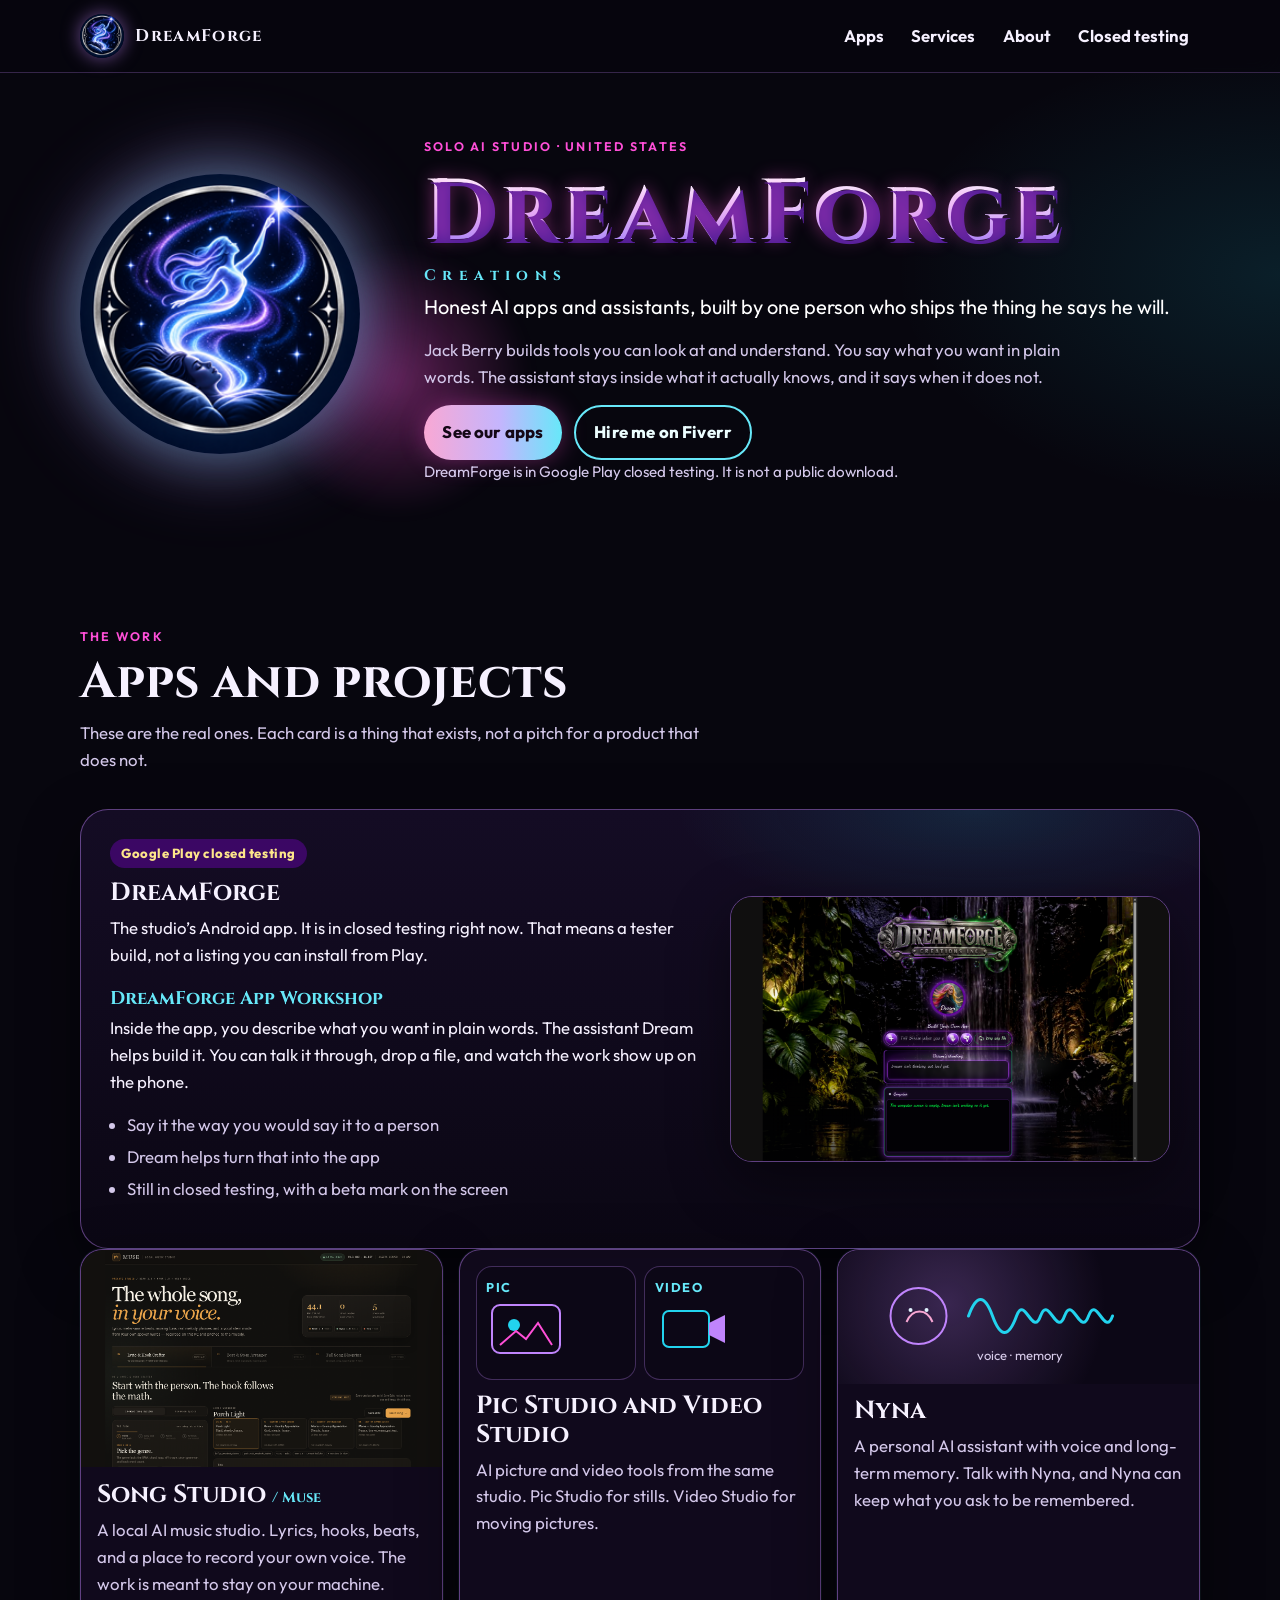
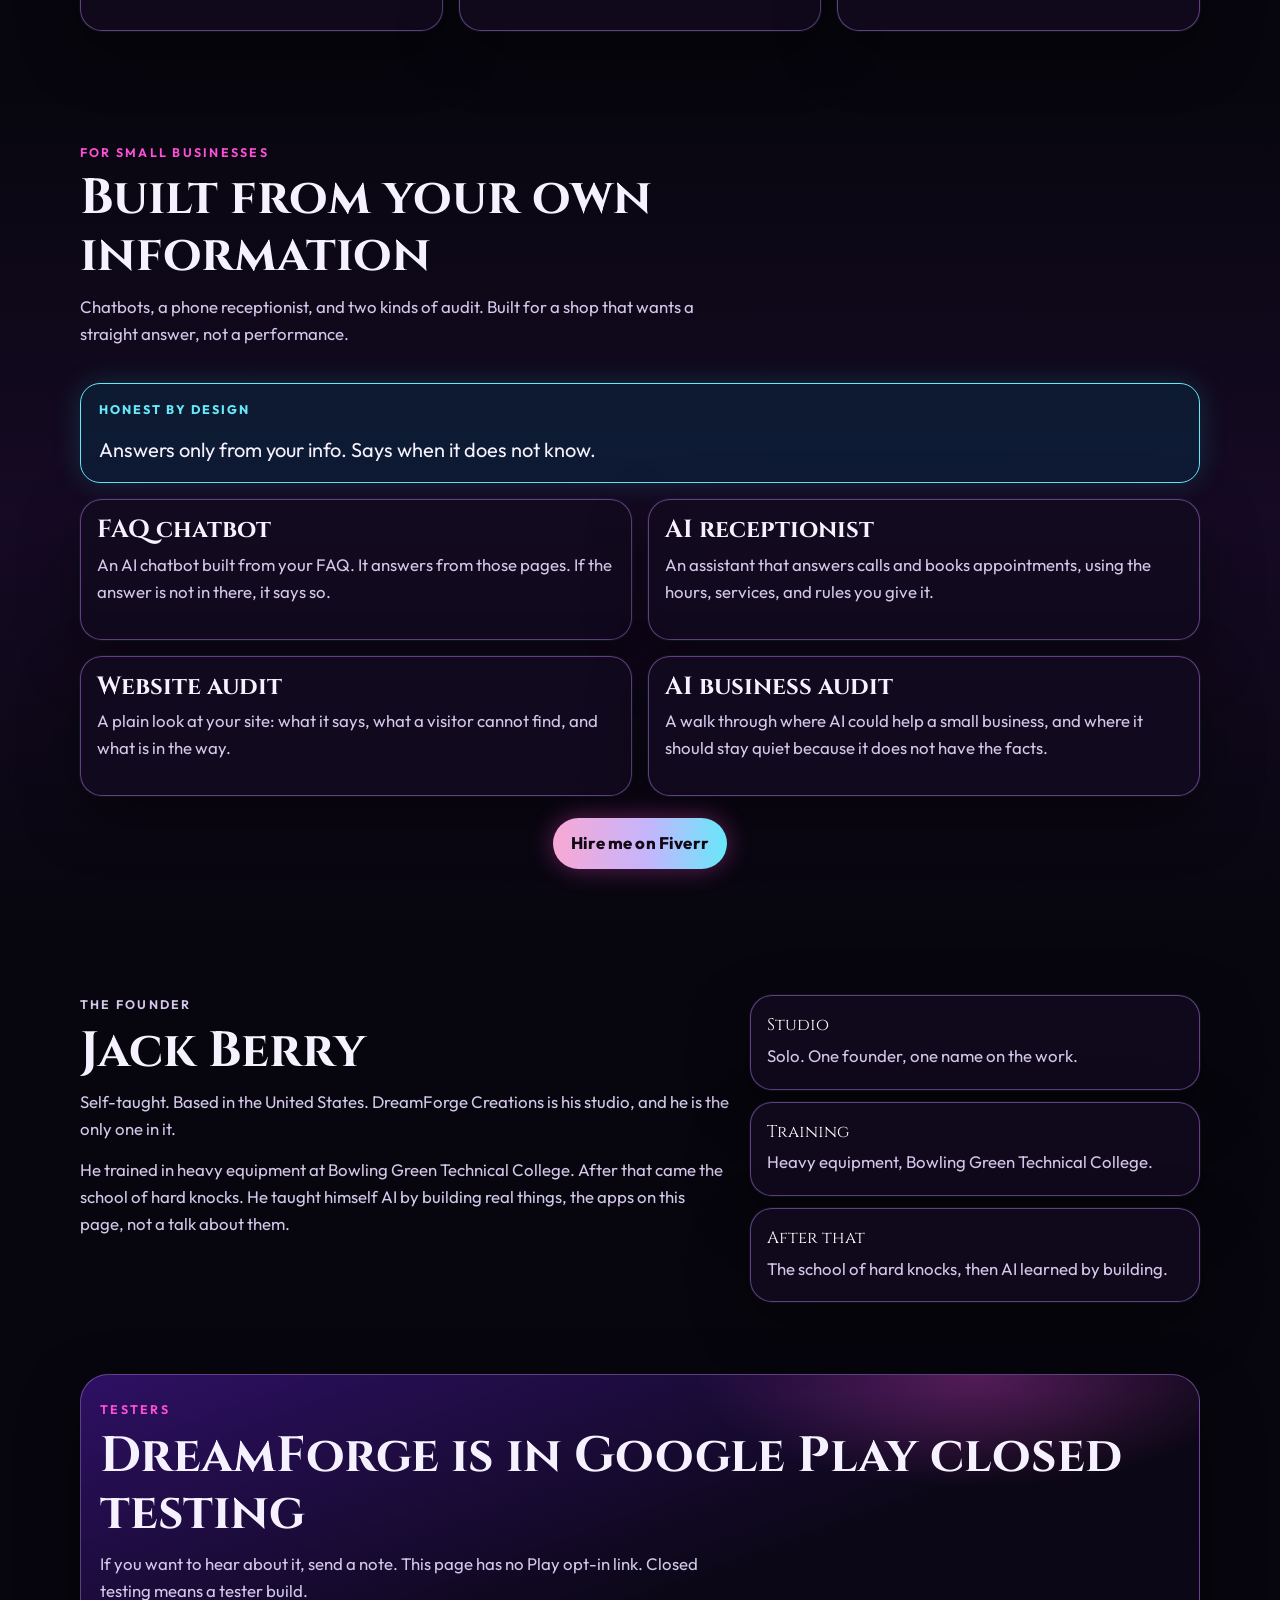
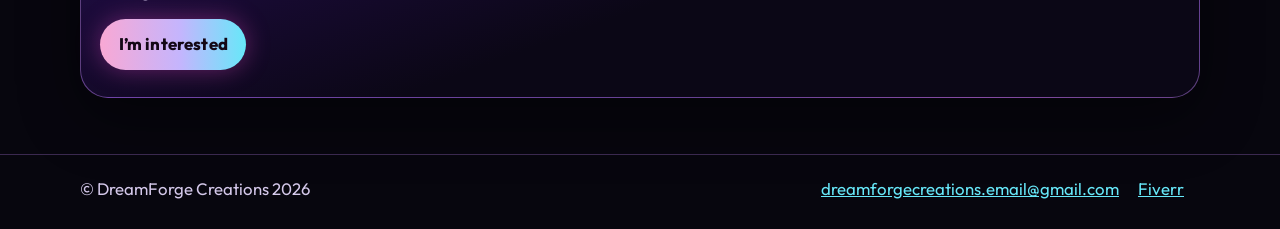
<file: index.html>
<!doctype html>
<html lang="en">
  <head>
    <meta charset="UTF-8" />
    <meta name="viewport" content="width=device-width, initial-scale=1.0" />
    <meta name="theme-color" content="#07060e" />
    <meta name="color-scheme" content="dark" />
    <title>DreamForge Creations — Honest AI apps and assistants</title>
    <meta
      name="description"
      content="DreamForge Creations is Jack Berry’s solo AI studio in the United States. Honest apps and assistants: DreamForge is in Google Play closed testing, with App Workshop, Song Studio, Pic Studio, Video Studio, and Nyna."
    />
    <meta name="author" content="Jack Berry" />
    <meta name="robots" content="index,follow" />
    <meta property="og:type" content="website" />
    <meta property="og:title" content="DreamForge Creations — Honest AI apps and assistants" />
    <meta
      property="og:description"
      content="A solo studio building honest AI apps. DreamForge is in Google Play closed testing. If it does not know, it says so."
    />
    <meta property="og:image" content="./og.png" />
    <meta property="og:locale" content="en_US" />
    <meta name="twitter:card" content="summary_large_image" />
    <meta name="twitter:title" content="DreamForge Creations — Honest AI apps and assistants" />
    <meta
      name="twitter:description"
      content="A solo studio building honest AI apps. DreamForge is in Google Play closed testing."
    />
    <meta name="twitter:image" content="./og.png" />
    <link rel="icon" href="./favicon.png" type="image/png" />
    <link rel="apple-touch-icon" href="./apple-touch.png" />
    <link rel="preconnect" href="https://fonts.googleapis.com" />
    <link rel="preconnect" href="https://fonts.gstatic.com" crossorigin />
    <link
      href="https://fonts.googleapis.com/css2?family=Cinzel:wght@600;700;800&family=Outfit:wght@380;500;650;780&display=swap"
      rel="stylesheet"
    />
    <script type="module" crossorigin src="./assets/index-BthisPX0.js"></script>
    <link rel="stylesheet" crossorigin href="./assets/index-Dq5hQpOh.css">
  </head>
  <body>
    <a class="skip" href="#main">Skip to content</a>
    <header class="site-header">
      <div class="header-bar">
        <a class="brand" href="#top">
          <img src="./logo.png" width="44" height="44" alt="" />
          <span>DreamForge</span>
        </a>
        <button class="nav-button" type="button" aria-expanded="false" aria-controls="site-nav">
          <span class="nav-button-bars" aria-hidden="true"></span>
          <span class="sr-only">Menu</span>
        </button>
        <nav id="site-nav" aria-label="Primary">
          <a href="#apps">Apps</a>
          <a href="#services">Services</a>
          <a href="#about">About</a>
          <a href="#beta">Closed testing</a>
        </nav>
      </div>
    </header>

    <main id="main">
      <section class="hero" id="top">
        <div class="hero-glow" aria-hidden="true"></div>
        <div class="wrap hero-grid">
          <div class="hero-mark">
            <img src="./logo.png" width="280" height="280" alt="DreamForge Creations emblem: a silver ring around a sleeper, a figure of light reaching for a star." />
          </div>
          <div class="hero-copy">
            <p class="eyebrow">Solo AI studio · United States</p>
            <h1>
              <span class="wordmark">DreamForge</span>
              <span class="wordmark-sub">Creations</span>
            </h1>
            <p class="lede">Honest AI apps and assistants, built by one person who ships the thing he says he will.</p>
            <p class="hero-text">
              Jack Berry builds tools you can look at and understand. You say what you want in plain words. The assistant stays inside what it actually knows, and it says when it does not.
            </p>
            <div class="actions">
              <a class="btn btn-primary" href="#apps">See our apps</a>
              <a class="btn btn-secondary" href="https://www.fiverr.com/jackhberry" target="_blank" rel="noopener noreferrer">Hire me on Fiverr</a>
            </div>
            <p class="hero-note">DreamForge is in Google Play closed testing. It is not a public download.</p>
          </div>
        </div>
      </section>

      <section class="section" id="apps">
        <div class="wrap">
          <header class="section-head">
            <p class="eyebrow">The work</p>
            <h2>Apps and projects</h2>
            <p>These are the real ones. Each card is a thing that exists, not a pitch for a product that does not.</p>
          </header>

          <article class="feature">
            <div class="feature-copy">
              <p class="status">Google Play closed testing</p>
              <h3>DreamForge</h3>
              <p>
                The studio’s Android app. It is in closed testing right now. That means a tester build, not a listing you can install from Play.
              </p>
              <h4>DreamForge App Workshop</h4>
              <p>
                Inside the app, you describe what you want in plain words. The assistant Dream helps build it. You can talk it through, drop a file, and watch the work show up on the phone.
              </p>
              <ul class="ticks">
                <li>Say it the way you would say it to a person</li>
                <li>Dream helps turn that into the app</li>
                <li>Still in closed testing, with a beta mark on the screen</li>
              </ul>
            </div>
            <img
              class="workshop-shot"
              src="./workshop.png"
              width="1280"
              height="769"
              alt="DreamForge App Workshop: tell Dream what you want, with Dream’s thinking and the computer panel."
            />
          </article>

          <div class="card-grid">
            <article class="card">
              <img
                class="card-shot"
                src="./song-studio.png"
                width="1280"
                height="769"
                alt="Song Studio, also called Muse: lyrics, hooks, beats, and a vocal recorded in your own voice."
              />
              <h3>Song Studio <span>/ Muse</span></h3>
              <p>A local AI music studio. Lyrics, hooks, beats, and a place to record your own voice. The work is meant to stay on your machine.</p>
            </article>

            <article class="card">
              <div class="split-art" aria-hidden="true">
                <div>
                  <strong>Pic</strong>
                  <svg viewBox="0 0 80 64" width="80" height="64">
                    <rect x="6" y="8" width="68" height="48" rx="8" fill="none" stroke="#c084fc" stroke-width="2"/>
                    <circle cx="28" cy="28" r="6" fill="#22d3ee"/>
                    <path d="M14 48l16-14 10 8 12-16 14 22" fill="none" stroke="#ff4fd8" stroke-width="2"/>
                  </svg>
                </div>
                <div>
                  <strong>Video</strong>
                  <svg viewBox="0 0 80 64" width="80" height="64">
                    <rect x="8" y="14" width="46" height="36" rx="6" fill="none" stroke="#22d3ee" stroke-width="2"/>
                    <path d="M54 26l16-8v28l-16-8z" fill="#c084fc"/>
                  </svg>
                </div>
              </div>
              <h3>Pic Studio and Video Studio</h3>
              <p>AI picture and video tools from the same studio. Pic Studio for stills. Video Studio for moving pictures.</p>
            </article>

            <article class="card">
              <div class="card-art nyna" aria-hidden="true">
                <svg viewBox="0 0 320 120" width="100%" height="120">
                  <circle cx="60" cy="60" r="28" fill="none" stroke="#c084fc" stroke-width="2"/>
                  <path d="M48 66c6-14 20-14 26 0" fill="none" stroke="#f9a8d4" stroke-width="2"/>
                  <circle cx="52" cy="54" r="2" fill="#e0f2fe"/>
                  <circle cx="68" cy="54" r="2" fill="#e0f2fe"/>
                  <g fill="none" stroke="#22d3ee" stroke-width="3" stroke-linecap="round">
                    <path d="M110 60c8-22 16-22 24 0s16 22 24 0 16 22 24 0 16 22 24 0 16 22 24 0 16 22 24 0"/>
                  </g>
                  <text x="118" y="104" fill="#d7cbea" font-size="13" font-family="Outfit, sans-serif">voice · memory</text>
                </svg>
              </div>
              <h3>Nyna</h3>
              <p>A personal AI assistant with voice and long-term memory. Talk with Nyna, and Nyna can keep what you ask to be remembered.</p>
            </article>
          </div>
        </div>
      </section>

      <section class="section section-services" id="services">
        <div class="wrap">
          <header class="section-head">
            <p class="eyebrow">For small businesses</p>
            <h2>Built from your own information</h2>
            <p>Chatbots, a phone receptionist, and two kinds of audit. Built for a shop that wants a straight answer, not a performance.</p>
          </header>
          <aside class="honest">
            <p class="honest-kicker">Honest by design</p>
            <p>Answers only from your info. Says when it does not know.</p>
          </aside>
          <div class="service-grid">
            <article>
              <h3>FAQ chatbot</h3>
              <p>An AI chatbot built from your FAQ. It answers from those pages. If the answer is not in there, it says so.</p>
            </article>
            <article>
              <h3>AI receptionist</h3>
              <p>An assistant that answers calls and books appointments, using the hours, services, and rules you give it.</p>
            </article>
            <article>
              <h3>Website audit</h3>
              <p>A plain look at your site: what it says, what a visitor cannot find, and what is in the way.</p>
            </article>
            <article>
              <h3>AI business audit</h3>
              <p>A walk through where AI could help a small business, and where it should stay quiet because it does not have the facts.</p>
            </article>
          </div>
          <p class="center-action">
            <a class="btn btn-primary" href="https://www.fiverr.com/jackhberry" target="_blank" rel="noopener noreferrer">Hire me on Fiverr</a>
          </p>
        </div>
      </section>

      <section class="section" id="about">
        <div class="wrap about-grid">
          <div>
            <p class="eyebrow">The founder</p>
            <h2>Jack Berry</h2>
            <p>Self-taught. Based in the United States. DreamForge Creations is his studio, and he is the only one in it.</p>
            <p>He trained in heavy equipment at Bowling Green Technical College. After that came the school of hard knocks. He taught himself AI by building real things, the apps on this page, not a talk about them.</p>
          </div>
          <dl class="facts">
            <div>
              <dt>Studio</dt>
              <dd>Solo. One founder, one name on the work.</dd>
            </div>
            <div>
              <dt>Training</dt>
              <dd>Heavy equipment, Bowling Green Technical College.</dd>
            </div>
            <div>
              <dt>After that</dt>
              <dd>The school of hard knocks, then AI learned by building.</dd>
            </div>
          </dl>
        </div>
      </section>

      <section class="beta" id="beta">
        <div class="wrap beta-inner">
          <p class="eyebrow">Testers</p>
          <h2>DreamForge is in Google Play closed testing</h2>
          <p>If you want to hear about it, send a note. This page has no Play opt-in link. Closed testing means a tester build.</p>
          <a class="btn btn-primary" href="mailto:dreamforgecreations.email@gmail.com?subject=DreamForge%20closed%20testing&amp;body=I%20am%20interested%20in%20DreamForge%20closed%20testing.">I’m interested</a>
        </div>
      </section>
    </main>

    <footer class="site-footer">
      <div class="wrap footer-row">
        <p>© DreamForge Creations 2026</p>
        <p>
          <a href="mailto:dreamforgecreations.email@gmail.com">dreamforgecreations.email@gmail.com</a>
          <a href="https://www.fiverr.com/jackhberry" target="_blank" rel="noopener noreferrer">Fiverr</a>
        </p>
      </div>
    </footer>
  </body>
</html>
</file>
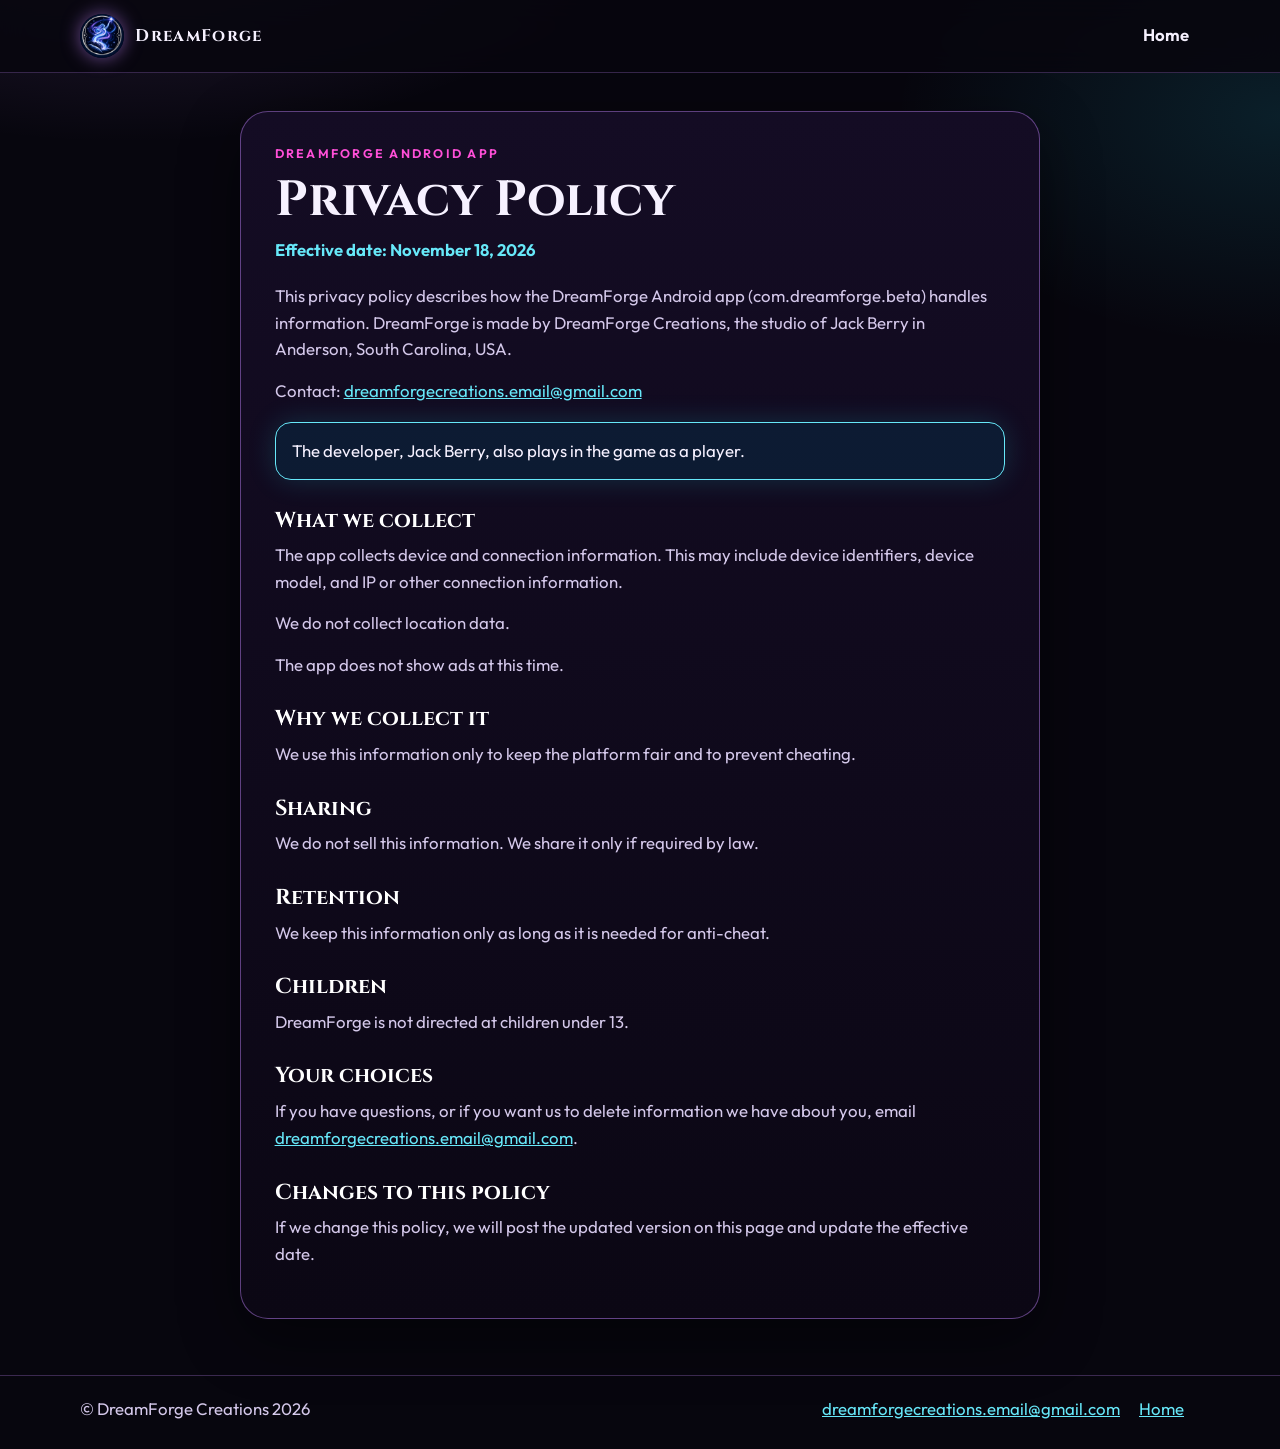
<file: privacy.html>
<!doctype html>
<html lang="en">
  <head>
    <meta charset="UTF-8" />
    <meta name="viewport" content="width=device-width, initial-scale=1.0" />
    <meta name="theme-color" content="#07060e" />
    <meta name="color-scheme" content="dark" />
    <title>Privacy Policy — DreamForge</title>
    <meta
      name="description"
      content="Privacy policy for the DreamForge Android app from DreamForge Creations."
    />
    <meta name="author" content="Jack Berry" />
    <meta name="robots" content="index,follow" />
    <link rel="icon" href="./favicon.png" type="image/png" />
    <link rel="apple-touch-icon" href="./apple-touch.png" />
    <link rel="preconnect" href="https://fonts.googleapis.com" />
    <link rel="preconnect" href="https://fonts.gstatic.com" crossorigin />
    <link
      href="https://fonts.googleapis.com/css2?family=Cinzel:wght@600;700;800&family=Outfit:wght@380;500;650;780&display=swap"
      rel="stylesheet"
    />
    <style>
      :root {
        --bg: #07060e;
        --bg-raise: #120b1e;
        --ink: #f6f1ff;
        --muted: #d4c8ea;
        --purple: #c084fc;
        --pink: #ff4fd8;
        --cyan: #67e8f9;
        --line: #c084fc73;
        --shadow: 0 20px 60px #00000073;
        --serif: "Cinzel", "Palatino Linotype", Palatino, serif;
        --sans: "Outfit", "Segoe UI", sans-serif;
        --max: 800px;
      }
      * { box-sizing: border-box; }
      body {
        background:
          radial-gradient(900px 480px at 10% -10%, #c084fc38, transparent 60%),
          radial-gradient(700px 420px at 100% 8%, #22d3ee1f, transparent 55%),
          var(--bg);
        min-height: 100vh;
        color: var(--ink);
        font-family: var(--sans);
        margin: 0;
        font-size: 1.05rem;
        line-height: 1.6;
      }
      a { color: var(--cyan); }
      a:hover { color: #fff; }
      h1, h2 {
        font-family: var(--serif);
        font-weight: 700;
        line-height: 1.15;
      }
      h1 {
        margin: 0 0 0.5rem;
        font-size: clamp(2rem, 5vw, 3.1rem);
      }
      h2 {
        margin: 1.8rem 0 0.55rem;
        font-size: 1.35rem;
        color: #fff;
      }
      p { margin: 0 0 0.9rem; }
      .wrap {
        width: min(var(--max), calc(100% - 2rem));
        margin: 0 auto;
      }
      .eyebrow {
        letter-spacing: 0.18em;
        text-transform: uppercase;
        color: var(--pink);
        margin-bottom: 0.45rem;
        font-size: 0.78rem;
        font-weight: 650;
      }
      .site-header {
        z-index: 10;
        -webkit-backdrop-filter: blur(14px);
        backdrop-filter: blur(14px);
        background: #07060ee0;
        border-bottom: 1px solid #c084fc40;
        position: sticky;
        top: 0;
      }
      .header-bar {
        width: min(1120px, calc(100% - 2rem));
        justify-content: space-between;
        align-items: center;
        gap: 1rem;
        min-height: 72px;
        margin: 0 auto;
        display: flex;
      }
      .brand {
        color: var(--ink);
        font-family: var(--serif);
        letter-spacing: 0.08em;
        align-items: center;
        gap: 0.7rem;
        font-weight: 700;
        text-decoration: none;
        display: flex;
      }
      .brand img {
        width: 44px;
        height: 44px;
        border-radius: 50%;
        box-shadow: 0 0 18px #c084fc8c;
      }
      .header-bar nav a {
        color: var(--ink);
        font-weight: 650;
        text-decoration: none;
        padding: 0.45rem 0.7rem;
      }
      .header-bar nav a:hover { color: var(--cyan); }
      main { padding: 2.4rem 0 3.5rem; }
      .panel {
        border: 1px solid var(--line);
        box-shadow: var(--shadow);
        background: linear-gradient(#140c24, #0b0714);
        border-radius: 28px;
        padding: 1.6rem 1.2rem 1.8rem;
      }
      .effective {
        color: var(--cyan);
        margin-bottom: 1.2rem;
        font-weight: 650;
      }
      .note {
        color: var(--ink);
        background: #082f4973;
        border: 1px solid #67e8f9;
        border-radius: 16px;
        padding: 0.9rem 1rem;
        margin: 1.1rem 0 1.3rem;
        box-shadow: 0 0 28px #22d3ee2e;
      }
      .muted { color: var(--muted); }
      .site-footer {
        color: var(--muted);
        border-top: 1px solid #c084fc47;
        padding: 1.3rem 0 1.6rem;
      }
      .footer-row {
        width: min(1120px, calc(100% - 2rem));
        margin: 0 auto;
        display: flex;
        justify-content: space-between;
        align-items: center;
        flex-wrap: wrap;
        gap: 0.4rem;
      }
      .footer-row p { margin: 0; }
      .footer-row a { margin-right: 1rem; }
      :focus-visible {
        outline: 3px solid var(--cyan);
        outline-offset: 3px;
      }
      @media (width >= 880px) {
        .panel { padding: 2rem 2.1rem 2.2rem; }
      }
      @media (prefers-reduced-motion: reduce) {
        * { transition: none !important; animation: none !important; }
      }
    </style>
  </head>
  <body>
    <header class="site-header">
      <div class="header-bar">
        <a class="brand" href="./">
          <img src="./logo.png" width="44" height="44" alt="" />
          <span>DreamForge</span>
        </a>
        <nav aria-label="Primary">
          <a href="./">Home</a>
        </nav>
      </div>
    </header>

    <main>
      <article class="wrap panel">
        <p class="eyebrow">DreamForge Android app</p>
        <h1>Privacy Policy</h1>
        <p class="effective">Effective date: November 18, 2026</p>

        <p class="muted">
          This privacy policy describes how the DreamForge Android app
          (com.dreamforge.beta) handles information. DreamForge is made by
          DreamForge Creations, the studio of Jack Berry in Anderson, South
          Carolina, USA.
        </p>
        <p class="muted">
          Contact:
          <a href="mailto:dreamforgecreations.email@gmail.com">dreamforgecreations.email@gmail.com</a>
        </p>

        <p class="note">
          The developer, Jack Berry, also plays in the game as a player.
        </p>

        <h2>What we collect</h2>
        <p class="muted">
          The app collects device and connection information. This may include
          device identifiers, device model, and IP or other connection
          information.
        </p>
        <p class="muted">We do not collect location data.</p>
        <p class="muted">The app does not show ads at this time.</p>

        <h2>Why we collect it</h2>
        <p class="muted">
          We use this information only to keep the platform fair and to prevent
          cheating.
        </p>

        <h2>Sharing</h2>
        <p class="muted">
          We do not sell this information. We share it only if required by law.
        </p>

        <h2>Retention</h2>
        <p class="muted">
          We keep this information only as long as it is needed for anti-cheat.
        </p>

        <h2>Children</h2>
        <p class="muted">DreamForge is not directed at children under 13.</p>

        <h2>Your choices</h2>
        <p class="muted">
          If you have questions, or if you want us to delete information we have
          about you, email
          <a href="mailto:dreamforgecreations.email@gmail.com">dreamforgecreations.email@gmail.com</a>.
        </p>

        <h2>Changes to this policy</h2>
        <p class="muted">
          If we change this policy, we will post the updated version on this
          page and update the effective date.
        </p>
      </article>
    </main>

    <footer class="site-footer">
      <div class="footer-row">
        <p>© DreamForge Creations 2026</p>
        <p>
          <a href="mailto:dreamforgecreations.email@gmail.com">dreamforgecreations.email@gmail.com</a>
          <a href="./">Home</a>
        </p>
      </div>
    </footer>
  </body>
</html>
</file>
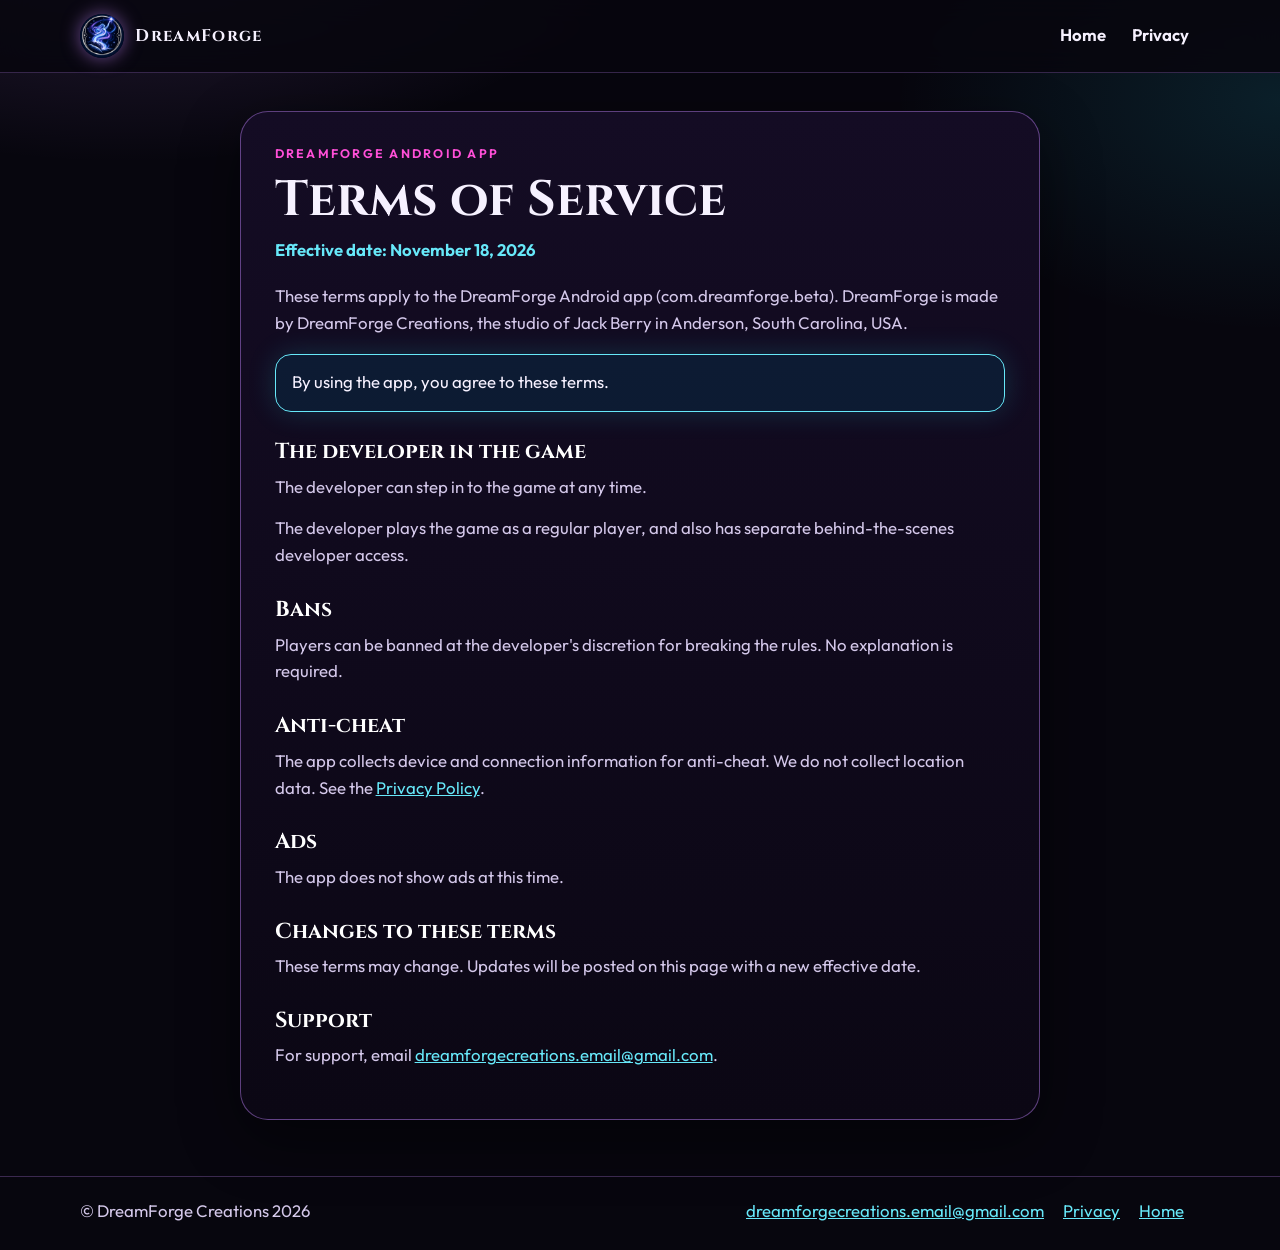
<file: terms.html>
<!doctype html>
<html lang="en">
  <head>
    <meta charset="UTF-8" />
    <meta name="viewport" content="width=device-width, initial-scale=1.0" />
    <meta name="theme-color" content="#07060e" />
    <meta name="color-scheme" content="dark" />
    <title>Terms of Service — DreamForge</title>
    <meta
      name="description"
      content="Terms of Service for the DreamForge Android app from DreamForge Creations."
    />
    <meta name="author" content="Jack Berry" />
    <meta name="robots" content="index,follow" />
    <link rel="icon" href="./favicon.png" type="image/png" />
    <link rel="apple-touch-icon" href="./apple-touch.png" />
    <link rel="preconnect" href="https://fonts.googleapis.com" />
    <link rel="preconnect" href="https://fonts.gstatic.com" crossorigin />
    <link
      href="https://fonts.googleapis.com/css2?family=Cinzel:wght@600;700;800&family=Outfit:wght@380;500;650;780&display=swap"
      rel="stylesheet"
    />
    <style>
      :root {
        --bg: #07060e;
        --bg-raise: #120b1e;
        --ink: #f6f1ff;
        --muted: #d4c8ea;
        --purple: #c084fc;
        --pink: #ff4fd8;
        --cyan: #67e8f9;
        --line: #c084fc73;
        --shadow: 0 20px 60px #00000073;
        --serif: "Cinzel", "Palatino Linotype", Palatino, serif;
        --sans: "Outfit", "Segoe UI", sans-serif;
        --max: 800px;
      }
      * { box-sizing: border-box; }
      body {
        background:
          radial-gradient(900px 480px at 10% -10%, #c084fc38, transparent 60%),
          radial-gradient(700px 420px at 100% 8%, #22d3ee1f, transparent 55%),
          var(--bg);
        min-height: 100vh;
        color: var(--ink);
        font-family: var(--sans);
        margin: 0;
        font-size: 1.05rem;
        line-height: 1.6;
      }
      a { color: var(--cyan); }
      a:hover { color: #fff; }
      h1, h2 {
        font-family: var(--serif);
        font-weight: 700;
        line-height: 1.15;
      }
      h1 {
        margin: 0 0 0.5rem;
        font-size: clamp(2rem, 5vw, 3.1rem);
      }
      h2 {
        margin: 1.8rem 0 0.55rem;
        font-size: 1.35rem;
        color: #fff;
      }
      p { margin: 0 0 0.9rem; }
      .wrap {
        width: min(var(--max), calc(100% - 2rem));
        margin: 0 auto;
      }
      .eyebrow {
        letter-spacing: 0.18em;
        text-transform: uppercase;
        color: var(--pink);
        margin-bottom: 0.45rem;
        font-size: 0.78rem;
        font-weight: 650;
      }
      .site-header {
        z-index: 10;
        -webkit-backdrop-filter: blur(14px);
        backdrop-filter: blur(14px);
        background: #07060ee0;
        border-bottom: 1px solid #c084fc40;
        position: sticky;
        top: 0;
      }
      .header-bar {
        width: min(1120px, calc(100% - 2rem));
        justify-content: space-between;
        align-items: center;
        gap: 1rem;
        min-height: 72px;
        margin: 0 auto;
        display: flex;
      }
      .brand {
        color: var(--ink);
        font-family: var(--serif);
        letter-spacing: 0.08em;
        align-items: center;
        gap: 0.7rem;
        font-weight: 700;
        text-decoration: none;
        display: flex;
      }
      .brand img {
        width: 44px;
        height: 44px;
        border-radius: 50%;
        box-shadow: 0 0 18px #c084fc8c;
      }
      .header-bar nav a {
        color: var(--ink);
        font-weight: 650;
        text-decoration: none;
        padding: 0.45rem 0.7rem;
      }
      .header-bar nav a:hover { color: var(--cyan); }
      main { padding: 2.4rem 0 3.5rem; }
      .panel {
        border: 1px solid var(--line);
        box-shadow: var(--shadow);
        background: linear-gradient(#140c24, #0b0714);
        border-radius: 28px;
        padding: 1.6rem 1.2rem 1.8rem;
      }
      .effective {
        color: var(--cyan);
        margin-bottom: 1.2rem;
        font-weight: 650;
      }
      .note {
        color: var(--ink);
        background: #082f4973;
        border: 1px solid #67e8f9;
        border-radius: 16px;
        padding: 0.9rem 1rem;
        margin: 1.1rem 0 1.3rem;
        box-shadow: 0 0 28px #22d3ee2e;
      }
      .muted { color: var(--muted); }
      .site-footer {
        color: var(--muted);
        border-top: 1px solid #c084fc47;
        padding: 1.3rem 0 1.6rem;
      }
      .footer-row {
        width: min(1120px, calc(100% - 2rem));
        margin: 0 auto;
        display: flex;
        justify-content: space-between;
        align-items: center;
        flex-wrap: wrap;
        gap: 0.4rem;
      }
      .footer-row p { margin: 0; }
      .footer-row a { margin-right: 1rem; }
      :focus-visible {
        outline: 3px solid var(--cyan);
        outline-offset: 3px;
      }
      @media (width >= 880px) {
        .panel { padding: 2rem 2.1rem 2.2rem; }
      }
      @media (prefers-reduced-motion: reduce) {
        * { transition: none !important; animation: none !important; }
      }
    </style>
  </head>
  <body>
    <header class="site-header">
      <div class="header-bar">
        <a class="brand" href="./">
          <img src="./logo.png" width="44" height="44" alt="" />
          <span>DreamForge</span>
        </a>
        <nav aria-label="Primary">
          <a href="./">Home</a>
          <a href="./privacy.html">Privacy</a>
        </nav>
      </div>
    </header>

    <main>
      <article class="wrap panel">
        <p class="eyebrow">DreamForge Android app</p>
        <h1>Terms of Service</h1>
        <p class="effective">Effective date: November 18, 2026</p>

        <p class="muted">
          These terms apply to the DreamForge Android app (com.dreamforge.beta).
          DreamForge is made by DreamForge Creations, the studio of Jack Berry
          in Anderson, South Carolina, USA.
        </p>

        <p class="note">
          By using the app, you agree to these terms.
        </p>

        <h2>The developer in the game</h2>
        <p class="muted">The developer can step in to the game at any time.</p>
        <p class="muted">
          The developer plays the game as a regular player, and also has
          separate behind-the-scenes developer access.
        </p>

        <h2>Bans</h2>
        <p class="muted">
          Players can be banned at the developer's discretion for breaking the
          rules. No explanation is required.
        </p>

        <h2>Anti-cheat</h2>
        <p class="muted">
          The app collects device and connection information for anti-cheat. We
          do not collect location data. See the
          <a href="./privacy.html">Privacy Policy</a>.
        </p>

        <h2>Ads</h2>
        <p class="muted">The app does not show ads at this time.</p>

        <h2>Changes to these terms</h2>
        <p class="muted">
          These terms may change. Updates will be posted on this page with a new
          effective date.
        </p>

        <h2>Support</h2>
        <p class="muted">
          For support, email
          <a href="mailto:dreamforgecreations.email@gmail.com">dreamforgecreations.email@gmail.com</a>.
        </p>
      </article>
    </main>

    <footer class="site-footer">
      <div class="footer-row">
        <p>© DreamForge Creations 2026</p>
        <p>
          <a href="mailto:dreamforgecreations.email@gmail.com">dreamforgecreations.email@gmail.com</a>
          <a href="./privacy.html">Privacy</a>
          <a href="./">Home</a>
        </p>
      </div>
    </footer>
  </body>
</html>
</file>
<file: assets/index-Dq5hQpOh.css>
:root{--bg:#07060e;--bg-raise:#120b1e;--ink:#f6f1ff;--muted:#d4c8ea;--purple:#c084fc;--pink:#ff4fd8;--cyan:#67e8f9;--line:#c084fc73;--shadow:0 20px 60px #00000073;--serif:"Cinzel", "Palatino Linotype", Palatino, serif;--sans:"Outfit", "Segoe UI", sans-serif;--max:1120px}*{box-sizing:border-box}html{scroll-behavior:smooth;scroll-padding-top:88px}body{background:radial-gradient(900px 480px at 10% -10%, #c084fc38, transparent 60%), radial-gradient(700px 420px at 100% 8%, #22d3ee1f, transparent 55%), var(--bg);min-height:100%;color:var(--ink);font-family:var(--sans);margin:0;font-size:1.05rem;line-height:1.6}img{max-width:100%;height:auto}a{color:var(--cyan)}a:hover{color:#fff}h1,h2,h3,h4{font-family:var(--serif);font-weight:700;line-height:1.15}h1{margin:0 0 .4rem}h2{margin:0 0 .6rem;font-size:clamp(2rem,4vw,3.1rem)}h3{margin:0 0 .45rem;font-size:1.55rem}h4{color:var(--cyan);margin:1.2rem 0 .35rem;font-size:1.15rem}p{margin:0 0 .9rem}.sr-only{clip:rect(0, 0, 0, 0);white-space:nowrap;border:0;width:1px;height:1px;margin:-1px;padding:0;position:absolute;overflow:hidden}.skip{color:#140816;z-index:20;background:#fff;border-radius:8px;padding:.6rem .9rem;position:absolute;top:-4rem;left:1rem}.skip:focus{top:.6rem}.wrap{width:min(var(--max), calc(100% - 2rem));margin:0 auto}.eyebrow{letter-spacing:.18em;text-transform:uppercase;color:var(--pink);margin-bottom:.45rem;font-size:.78rem;font-weight:650}.site-header{z-index:10;-webkit-backdrop-filter:blur(14px);backdrop-filter:blur(14px);background:#07060ee0;border-bottom:1px solid #c084fc40;position:sticky;top:0}.header-bar{width:min(var(--max), calc(100% - 2rem));justify-content:space-between;align-items:center;gap:1rem;min-height:72px;margin:0 auto;display:flex}.brand{color:var(--ink);font-family:var(--serif);letter-spacing:.08em;align-items:center;gap:.7rem;font-weight:700;text-decoration:none;display:flex}.brand img{border-radius:50%;box-shadow:0 0 18px #c084fc8c}.nav-button{border:1px solid var(--line);width:48px;height:48px;color:var(--ink);background:#160c28;border-radius:12px}.nav-button-bars,.nav-button-bars:before,.nav-button-bars:after{background:var(--ink);width:18px;height:2px;display:block;position:relative}.nav-button-bars{margin:0 auto}.nav-button-bars:before,.nav-button-bars:after{content:"";position:absolute;left:0}.nav-button-bars:before{top:-6px}.nav-button-bars:after{top:6px}#site-nav{border-bottom:1px solid var(--line);background:#100818;padding:.6rem 1rem 1rem;display:none;position:absolute;top:72px;left:0;right:0}#site-nav.open,#site-nav:target{display:grid}#site-nav a{color:var(--ink);border-bottom:1px solid #c084fc2e;padding:.75rem .2rem;font-weight:650;text-decoration:none}#site-nav a:hover{color:var(--cyan)}.hero{padding:2.5rem 0 3.5rem;position:relative;overflow:hidden}.hero-glow{filter:blur(8px);pointer-events:none;background:radial-gradient(circle,#ff4fd859,#0000 68%);width:280px;height:280px;position:absolute;inset:auto auto 10% 20%}.hero-grid{text-align:center;justify-items:center;gap:1.5rem;display:grid;position:relative}.hero-mark img{filter:drop-shadow(0 0 28px #67e8f959)drop-shadow(0 0 40px #c084fc73);border-radius:50%;width:min(280px,72vw)}.wordmark{letter-spacing:.06em;background:linear-gradient(#fff 10%,#e9d5ff 42%,#a78bfa 78%);color:#f6f1ff;text-shadow:0 0 18px #ff4fd873,3px 4px #4c1d95;-webkit-background-clip:text;background-clip:text;font-size:clamp(3rem,12vw,5.4rem);display:block}@supports ((-webkit-background-clip:text) or (background-clip:text)){.wordmark{color:#0000;-webkit-text-fill-color:transparent}}.wordmark-sub{letter-spacing:.42em;color:var(--cyan);margin-top:.2rem;font-size:.95rem;display:block}.lede{color:#fff;font-size:1.25rem}.hero-text{color:var(--muted);max-width:40rem}.hero-note{color:var(--muted);font-size:.95rem}.actions,.center-action{flex-wrap:wrap;justify-content:center;gap:.75rem;display:flex}.btn{letter-spacing:.01em;border-radius:999px;justify-content:center;align-items:center;min-height:48px;padding:.75rem 1.15rem;font-weight:750;text-decoration:none;display:inline-flex}.btn-primary{color:#140816;background:linear-gradient(90deg,#f9a8d4,#c4b5fd 55%,#67e8f9);box-shadow:0 0 24px #ff4fd859}.btn-primary:hover{color:#140816;filter:brightness(1.05)}.btn-secondary{border:2px solid var(--cyan);color:#ecfeff;background:0 0}.btn-secondary:hover{color:#fff;background:#67e8f91f}.section,.beta{scroll-margin-top:88px}.section{padding:3.5rem 0}.section-head{max-width:40rem;margin-bottom:1.8rem}.section-head p:last-child{color:var(--muted)}.feature{border:1px solid var(--line);box-shadow:var(--shadow);background:radial-gradient(500px 180px at 80% 0,#22d3ee1f,#0000 60%),linear-gradient(#140c24,#0b0714);border-radius:28px;gap:1.5rem;padding:1.2rem;display:grid}.status{color:#fde68a;letter-spacing:.04em;background:#3b0764;border-radius:999px;margin:0 0 .7rem;padding:.25rem .7rem;font-size:.82rem;font-weight:750;display:inline-block}.ticks{color:var(--muted);padding-left:1.1rem}.ticks li{margin:.3rem 0}.workshop-shot{border:1px solid var(--line);width:100%;height:auto;box-shadow:var(--shadow);border-radius:22px;display:block}.card-shot{border-radius:22px 22px 0 0;width:calc(100% + 2rem);max-width:none;height:auto;margin:-1rem -1rem .9rem;display:block}.card-grid,.service-grid{gap:1rem;display:grid}.card,.service-grid article,.facts div{border:1px solid var(--line);box-shadow:0 0 0 1px #67e8f90d, var(--shadow);background:#120b1ee6;border-radius:22px;padding:1rem 1rem 1.15rem}.card h3 span{color:var(--cyan);font-size:.9rem}.card p,.service-grid p,.facts dd{color:var(--muted)}.card-art{background:radial-gradient(circle at 30% 40%,#c084fc40,#0000 60%),#0c0716;border-radius:22px 22px 0 0;margin:-1rem -1rem .8rem;padding:.4rem .8rem 0}.split-art{grid-template-columns:1fr 1fr;gap:.5rem;margin-bottom:.8rem;display:grid}.split-art div{background:#0c0716;border:1px solid #c084fc4d;border-radius:16px;padding:.6rem}.split-art strong{letter-spacing:.12em;text-transform:uppercase;color:var(--cyan);font-size:.8rem;display:block}.section-services{background:linear-gradient(#0000,#581c872e,#0000)}.honest{background:#082f4973;border:1px solid #67e8f9;border-radius:20px;margin-bottom:1rem;padding:1rem 1.1rem;box-shadow:0 0 28px #22d3ee2e}.honest p:last-child{margin:0;font-size:1.25rem}.honest-kicker{color:var(--cyan);letter-spacing:.16em;text-transform:uppercase;font-size:.78rem;font-weight:750}.center-action{margin-top:1.4rem}.about-grid{gap:1.2rem;display:grid}.about-grid p{color:var(--muted)}.facts{gap:.75rem;margin:0;display:grid}.facts dt{font-family:var(--serif);color:#fff}.facts dd{margin:.25rem 0 0}.beta{padding:1rem 0 3.5rem}.beta-inner{border:1px solid var(--line);box-shadow:var(--shadow);background:radial-gradient(400px 160px at 80% 0,#ff4fd847,#0000 70%),linear-gradient(160deg,#2e1064,#0b0716 60%);border-radius:28px;padding:1.6rem 1.2rem 1.7rem}.beta p:not(.eyebrow){color:var(--muted);max-width:40rem}.site-footer{color:var(--muted);border-top:1px solid #c084fc47;padding:1.3rem 0 1.6rem}.footer-row{gap:.4rem;display:grid}.footer-row p{margin:0}.footer-row a{margin-right:1rem}:focus-visible{outline:3px solid var(--cyan);outline-offset:3px}@media (width>=880px){.nav-button{display:none}#site-nav{background:0 0;border:0;gap:.3rem;padding:0;display:flex;position:static}#site-nav a{border:0;padding:.45rem .7rem}.hero{padding:4rem 0 4.5rem}.hero-grid{text-align:left;grid-template-columns:320px 1fr;place-items:center start}.actions{justify-content:flex-start}.feature{grid-template-columns:1.15fr .85fr;align-items:center;padding:1.8rem}.card-grid{grid-template-columns:repeat(3,1fr)}.service-grid{grid-template-columns:1fr 1fr}.about-grid{grid-template-columns:1.3fr .9fr;align-items:start}.footer-row{justify-content:space-between;align-items:center;display:flex}.section-head{margin-bottom:2.2rem}}@media (prefers-reduced-motion:reduce){html{scroll-behavior:auto}*{transition:none!important;animation:none!important}}
</file>
